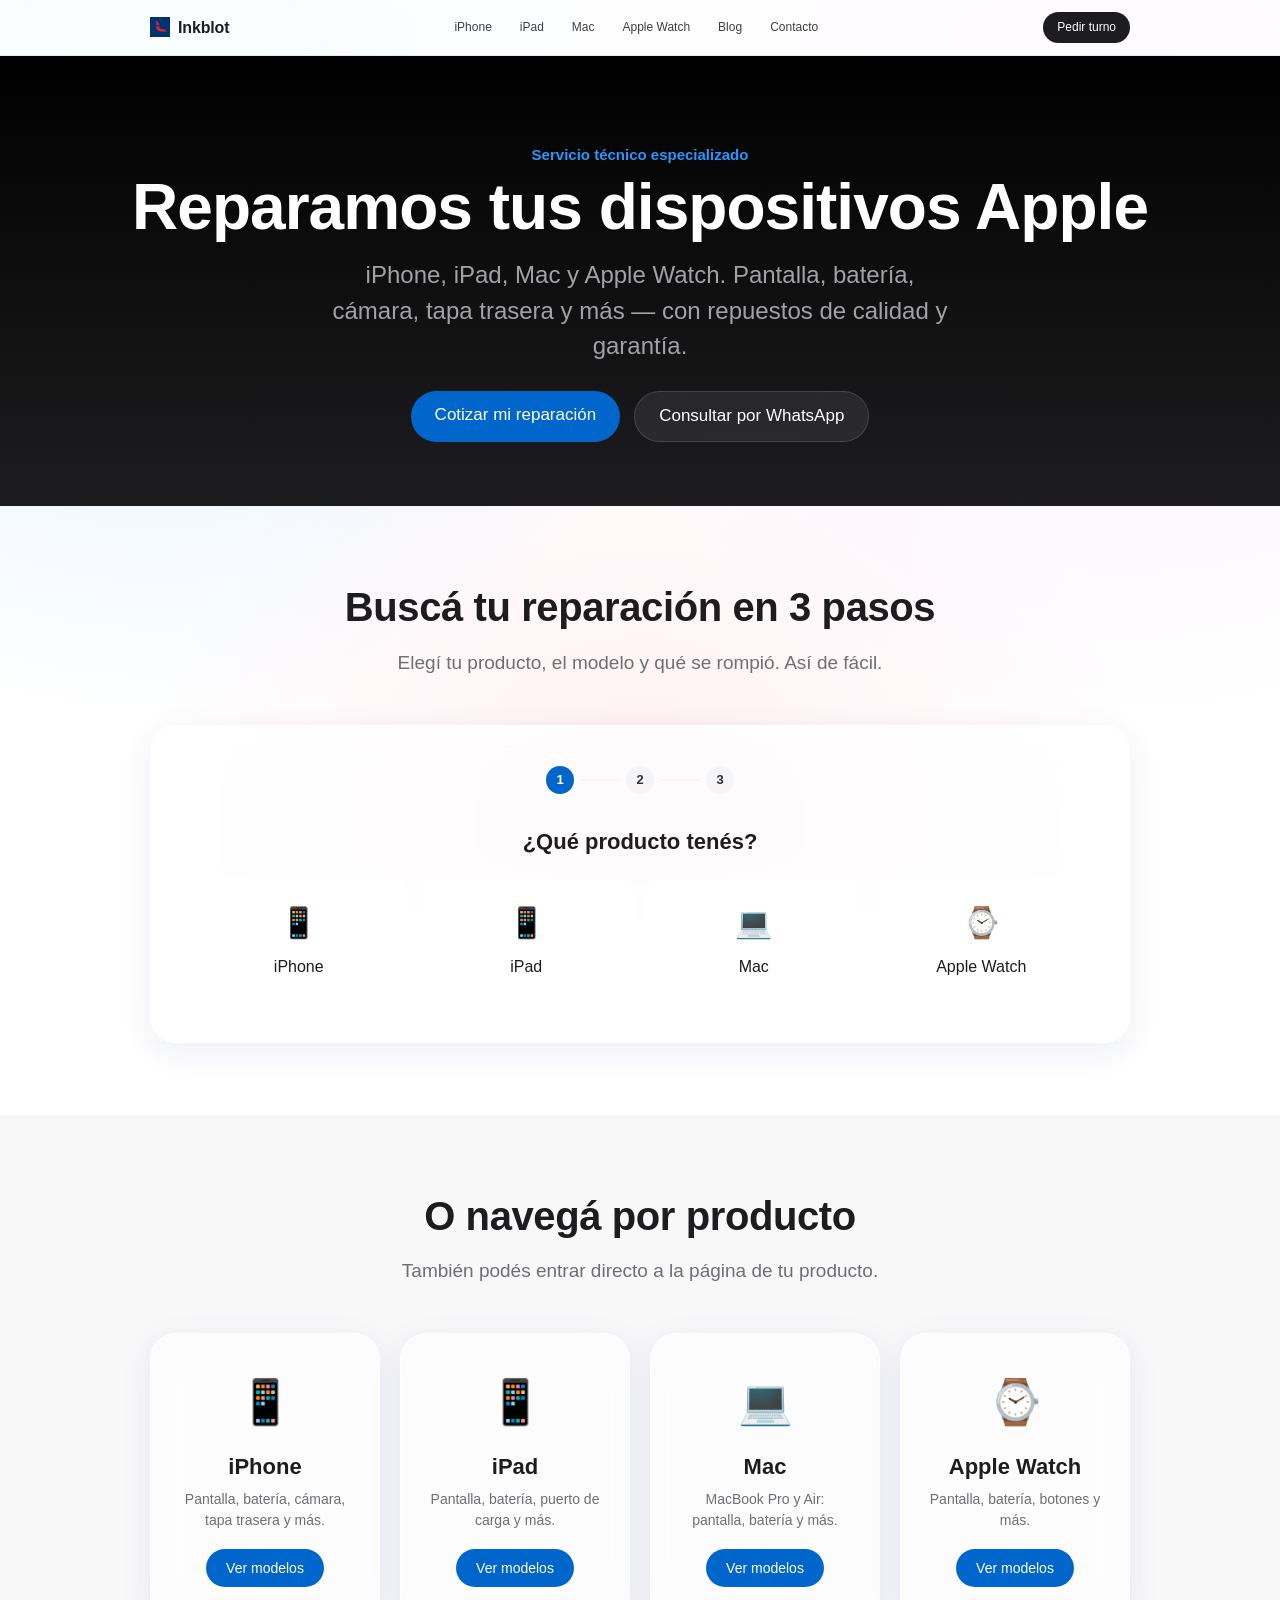
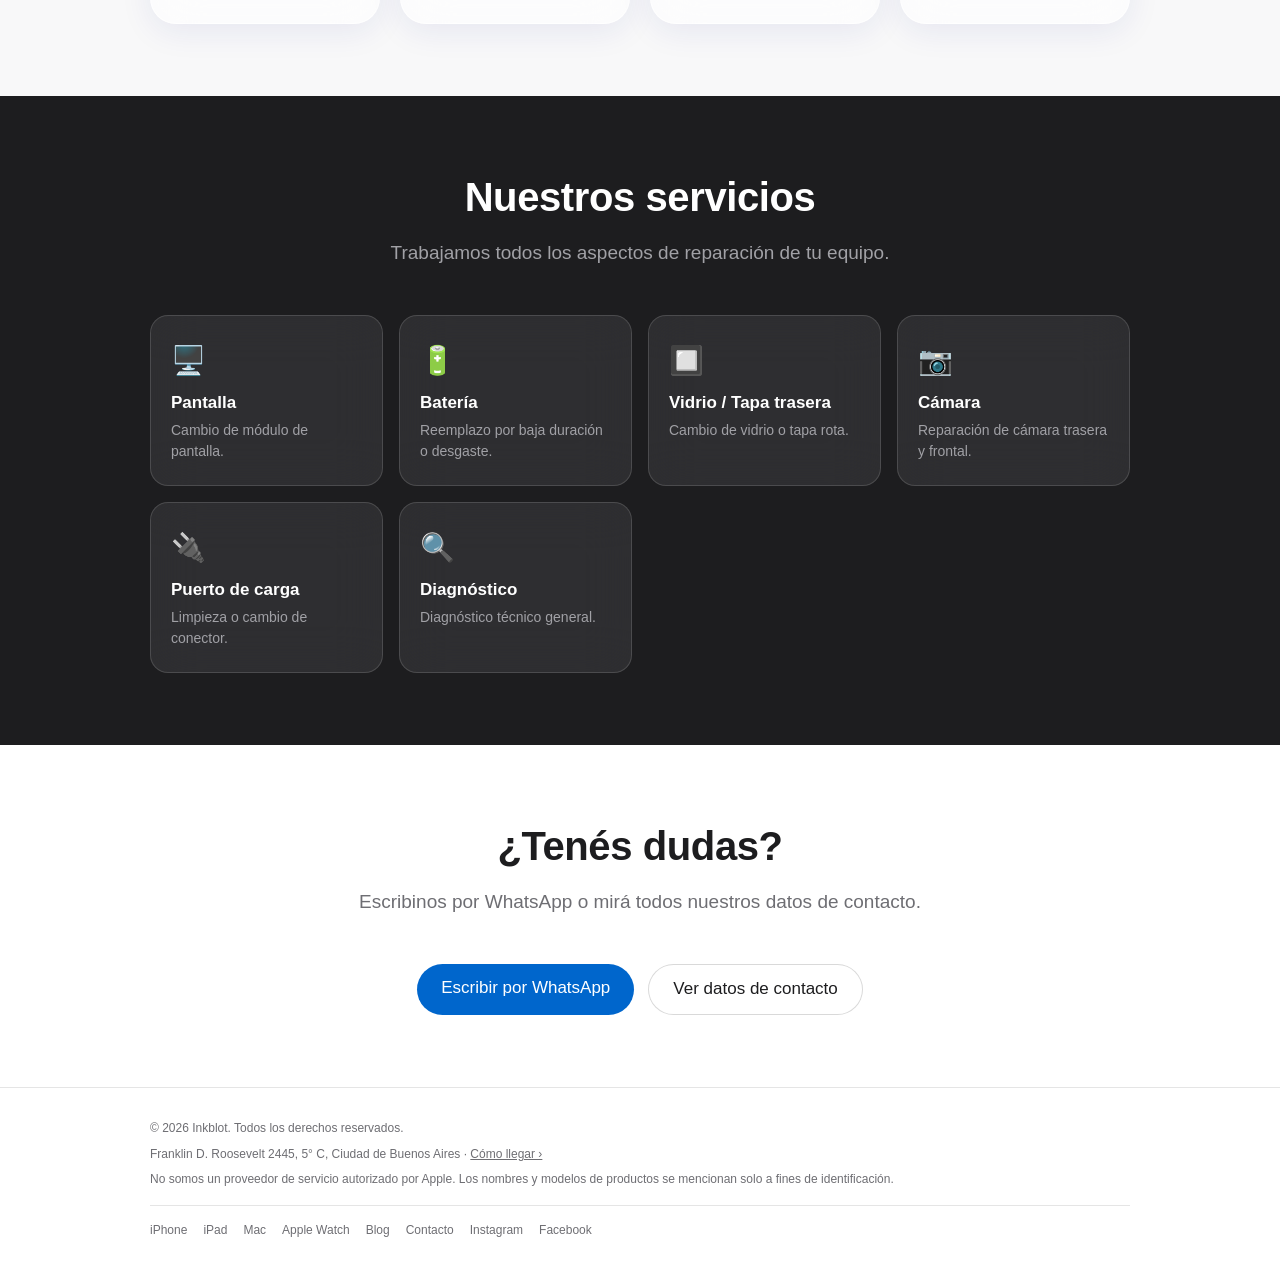
<file: index.html>
<!DOCTYPE html>
<html lang="es">
<head>
  <meta charset="UTF-8" />
  <meta name="viewport" content="width=device-width, initial-scale=1.0" />
  <title>Inkblot — Servicio técnico Apple</title>
  <meta name="description" content="Reparación de iPhone, iPad, Mac y Apple Watch: pantalla, batería, tapa trasera, cámara y más." />
  <link rel="icon" type="image/png" href="assets/favicon.png" />
  <link rel="apple-touch-icon" href="assets/favicon-512.png" />
  <link rel="stylesheet" href="css/styles.css" />
</head>
<body>

  <nav class="nav">
    <div class="nav__inner">
      <a href="index.html" class="nav__brand">
        <img class="nav__brand-mark" src="assets/favicon.png" alt="Inkblot" />
        <span data-business-name>Inkblot</span>
      </a>
      <ul class="nav__links">
        <li><a href="iphone.html">iPhone</a></li>
        <li><a href="ipad.html">iPad</a></li>
        <li><a href="mac.html">Mac</a></li>
        <li><a href="watch.html">Apple Watch</a></li>
        <li><a href="blog.html">Blog</a></li>
        <li><a href="contacto.html">Contacto</a></li>
      </ul>
      <a class="nav__cta" data-whatsapp-link href="#" target="_blank" rel="noopener">Pedir turno</a>
      <button class="nav__toggle" aria-label="Abrir menú">☰</button>
    </div>
  </nav>

  <header class="hero hero--dark">
    <div class="hero__eyebrow">Servicio técnico especializado</div>
    <h1>Reparamos tus dispositivos Apple</h1>
    <p>iPhone, iPad, Mac y Apple Watch. Pantalla, batería, cámara, tapa trasera y más — con repuestos de calidad y garantía.</p>
    <div class="btn-row">
      <a class="btn btn--primary" href="#buscador">Cotizar mi reparación</a>
      <a class="btn btn--ghost" data-whatsapp-link href="#" target="_blank" rel="noopener">Consultar por WhatsApp</a>
    </div>
  </header>

  <section class="section" id="buscador">
    <div class="wrap">
      <div class="section__head">
        <h2>Buscá tu reparación en 3 pasos</h2>
        <p>Elegí tu producto, el modelo y qué se rompió. Así de fácil.</p>
      </div>
      <div class="finder" id="finder">
        <div class="finder__progress" id="finder-progress"></div>
        <div class="finder__body" id="finder-body"></div>
      </div>
    </div>
  </section>

  <section class="section section--gray" id="categorias">
    <div class="wrap">
      <div class="section__head">
        <h2>O navegá por producto</h2>
        <p>También podés entrar directo a la página de tu producto.</p>
      </div>
      <div class="category-grid">
        <div class="category-card">
          <div class="category-card__icon">📱</div>
          <h3>iPhone</h3>
          <p>Pantalla, batería, cámara, tapa trasera y más.</p>
          <a class="btn btn--primary" href="iphone.html">Ver modelos</a>
        </div>
        <div class="category-card">
          <div class="category-card__icon">📱</div>
          <h3>iPad</h3>
          <p>Pantalla, batería, puerto de carga y más.</p>
          <a class="btn btn--primary" href="ipad.html">Ver modelos</a>
        </div>
        <div class="category-card">
          <div class="category-card__icon">💻</div>
          <h3>Mac</h3>
          <p>MacBook Pro y Air: pantalla, batería y más.</p>
          <a class="btn btn--primary" href="mac.html">Ver modelos</a>
        </div>
        <div class="category-card">
          <div class="category-card__icon">⌚</div>
          <h3>Apple Watch</h3>
          <p>Pantalla, batería, botones y más.</p>
          <a class="btn btn--primary" href="watch.html">Ver modelos</a>
        </div>
      </div>
    </div>
  </section>

  <section class="section section--dark">
    <div class="wrap">
      <div class="section__head">
        <h2>Nuestros servicios</h2>
        <p>Trabajamos todos los aspectos de reparación de tu equipo.</p>
      </div>
      <div class="service-grid">
        <div class="service-card"><div class="service-card__icon">🖥️</div><h4>Pantalla</h4><p>Cambio de módulo de pantalla.</p></div>
        <div class="service-card"><div class="service-card__icon">🔋</div><h4>Batería</h4><p>Reemplazo por baja duración o desgaste.</p></div>
        <div class="service-card"><div class="service-card__icon">🔲</div><h4>Vidrio / Tapa trasera</h4><p>Cambio de vidrio o tapa rota.</p></div>
        <div class="service-card"><div class="service-card__icon">📷</div><h4>Cámara</h4><p>Reparación de cámara trasera y frontal.</p></div>
        <div class="service-card"><div class="service-card__icon">🔌</div><h4>Puerto de carga</h4><p>Limpieza o cambio de conector.</p></div>
        <div class="service-card"><div class="service-card__icon">🔍</div><h4>Diagnóstico</h4><p>Diagnóstico técnico general.</p></div>
      </div>
    </div>
  </section>

  <section class="section">
    <div class="wrap center">
      <div class="section__head">
        <h2>¿Tenés dudas?</h2>
        <p>Escribinos por WhatsApp o mirá todos nuestros datos de contacto.</p>
      </div>
      <div class="btn-row">
        <a class="btn btn--primary" data-whatsapp-link href="#" target="_blank" rel="noopener">Escribir por WhatsApp</a>
        <a class="btn btn--ghost" href="contacto.html">Ver datos de contacto</a>
      </div>
    </div>
  </section>

  <footer class="footer">
    <div class="wrap">
      <p>© <span data-year></span> <span data-business-name>Inkblot</span>. Todos los derechos reservados.</p>
      <p class="mt-8"><span data-address></span> · <a class="footer__maps-link" data-maps-link href="#" target="_blank" rel="noopener">Cómo llegar ›</a></p>
      <p class="mt-8">No somos un proveedor de servicio autorizado por Apple. Los nombres y modelos de productos se mencionan solo a fines de identificación.</p>
      <div class="footer__links">
        <a href="iphone.html">iPhone</a>
        <a href="ipad.html">iPad</a>
        <a href="mac.html">Mac</a>
        <a href="watch.html">Apple Watch</a>
        <a href="blog.html">Blog</a>
        <a href="contacto.html">Contacto</a>
        <a data-instagram href="#" target="_blank" rel="noopener">Instagram</a>
        <a data-facebook href="#" target="_blank" rel="noopener">Facebook</a>
      </div>
    </div>
  </footer>

  <script src="js/config.js"></script>
  <script src="js/models-data.js"></script>
  <script src="js/main.js"></script>
  <script>initFinder();</script>
</body>
</html>
</file>
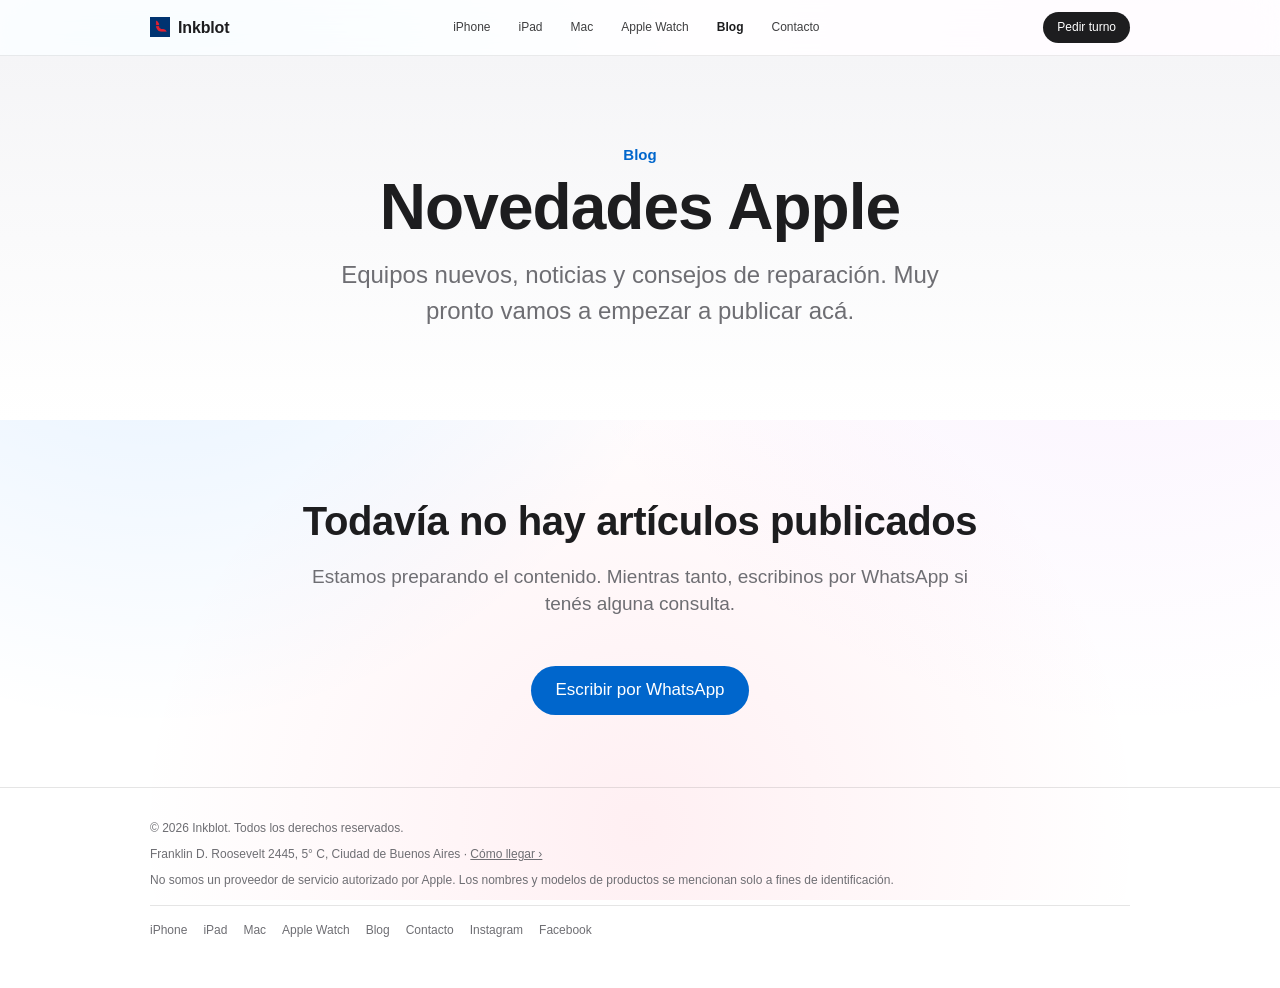
<file: blog.html>
<!DOCTYPE html>
<html lang="es">
<head>
  <meta charset="UTF-8" />
  <meta name="viewport" content="width=device-width, initial-scale=1.0" />
  <title>Blog — Inkblot</title>
  <meta name="description" content="Novedades sobre productos Apple y consejos de reparación." />
  <link rel="icon" type="image/png" href="assets/favicon.png" />
  <link rel="apple-touch-icon" href="assets/favicon-512.png" />
  <link rel="stylesheet" href="css/styles.css" />
</head>
<body>

  <nav class="nav">
    <div class="nav__inner">
      <a href="index.html" class="nav__brand">
        <img class="nav__brand-mark" src="assets/favicon.png" alt="Inkblot" />
        <span data-business-name>Inkblot</span>
      </a>
      <ul class="nav__links">
        <li><a href="iphone.html">iPhone</a></li>
        <li><a href="ipad.html">iPad</a></li>
        <li><a href="mac.html">Mac</a></li>
        <li><a href="watch.html">Apple Watch</a></li>
        <li><a class="is-active" href="blog.html">Blog</a></li>
        <li><a href="contacto.html">Contacto</a></li>
      </ul>
      <a class="nav__cta" data-whatsapp-link href="#" target="_blank" rel="noopener">Pedir turno</a>
      <button class="nav__toggle" aria-label="Abrir menú">☰</button>
    </div>
  </nav>

  <header class="hero">
    <div class="hero__eyebrow">Blog</div>
    <h1>Novedades Apple</h1>
    <p>Equipos nuevos, noticias y consejos de reparación. Muy pronto vamos a empezar a publicar acá.</p>
  </header>

  <section class="section">
    <div class="wrap center">
      <div class="section__head">
        <h2>Todavía no hay artículos publicados</h2>
        <p>Estamos preparando el contenido. Mientras tanto, escribinos por WhatsApp si tenés alguna consulta.</p>
      </div>
      <div class="btn-row">
        <a class="btn btn--primary" data-whatsapp-link href="#" target="_blank" rel="noopener">Escribir por WhatsApp</a>
      </div>
    </div>
  </section>

  <footer class="footer">
    <div class="wrap">
      <p>© <span data-year></span> <span data-business-name>Inkblot</span>. Todos los derechos reservados.</p>
      <p class="mt-8"><span data-address></span> · <a class="footer__maps-link" data-maps-link href="#" target="_blank" rel="noopener">Cómo llegar ›</a></p>
      <p class="mt-8">No somos un proveedor de servicio autorizado por Apple. Los nombres y modelos de productos se mencionan solo a fines de identificación.</p>
      <div class="footer__links">
        <a href="iphone.html">iPhone</a>
        <a href="ipad.html">iPad</a>
        <a href="mac.html">Mac</a>
        <a href="watch.html">Apple Watch</a>
        <a href="blog.html">Blog</a>
        <a href="contacto.html">Contacto</a>
        <a data-instagram href="#" target="_blank" rel="noopener">Instagram</a>
        <a data-facebook href="#" target="_blank" rel="noopener">Facebook</a>
      </div>
    </div>
  </footer>

  <script src="js/config.js"></script>
  <script src="js/models-data.js"></script>
  <script src="js/main.js"></script>
</body>
</html>
</file>
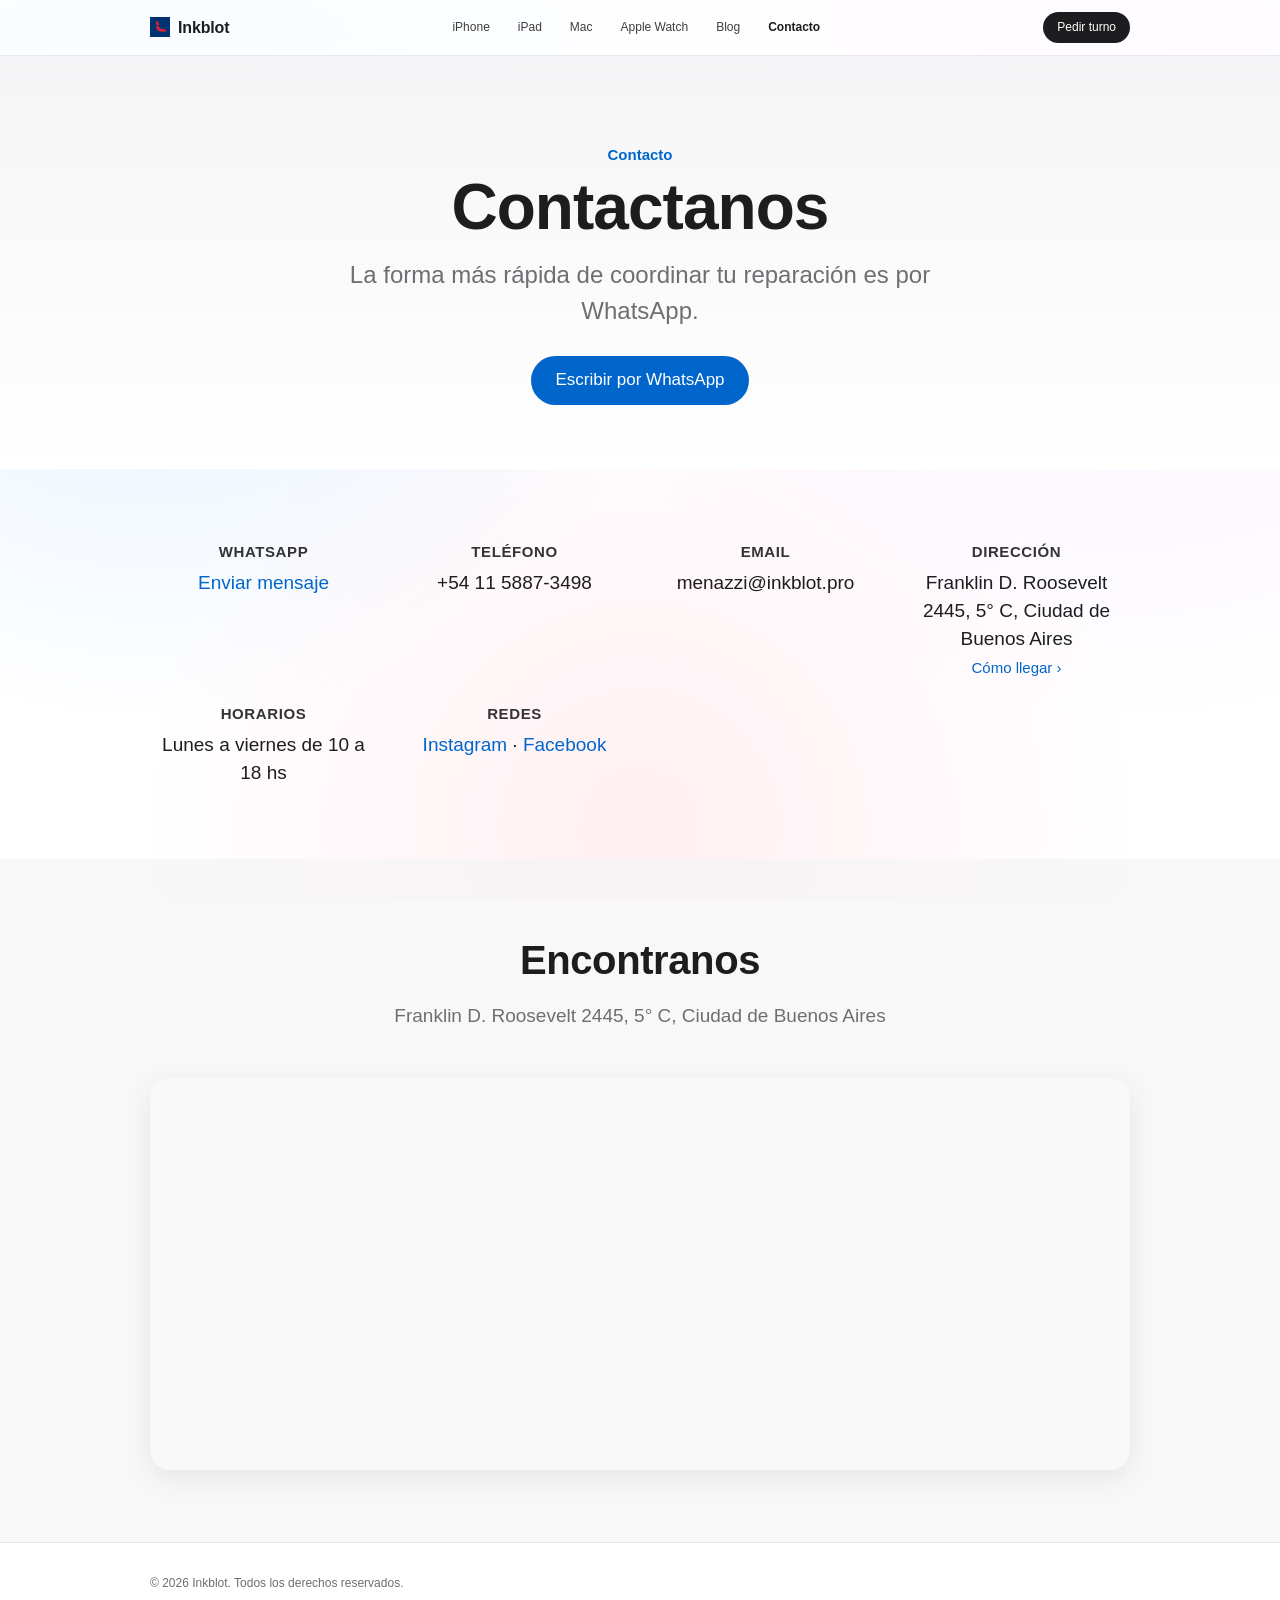
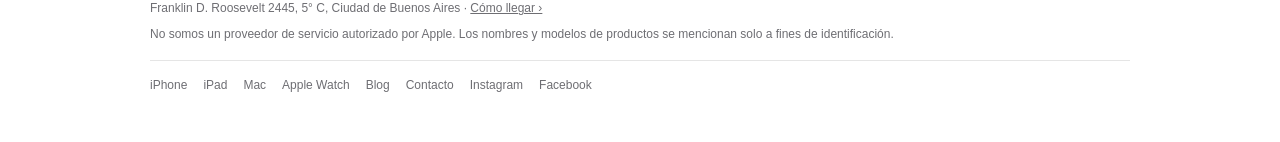
<file: contacto.html>
<!DOCTYPE html>
<html lang="es">
<head>
  <meta charset="UTF-8" />
  <meta name="viewport" content="width=device-width, initial-scale=1.0" />
  <title>Contacto — Inkblot</title>
  <meta name="description" content="Contactanos por WhatsApp, teléfono o email para reparar tu producto Apple." />
  <link rel="icon" type="image/png" href="assets/favicon.png" />
  <link rel="apple-touch-icon" href="assets/favicon-512.png" />
  <link rel="stylesheet" href="css/styles.css" />
</head>
<body>

  <nav class="nav">
    <div class="nav__inner">
      <a href="index.html" class="nav__brand">
        <img class="nav__brand-mark" src="assets/favicon.png" alt="Inkblot" />
        <span data-business-name>Inkblot</span>
      </a>
      <ul class="nav__links">
        <li><a href="iphone.html">iPhone</a></li>
        <li><a href="ipad.html">iPad</a></li>
        <li><a href="mac.html">Mac</a></li>
        <li><a href="watch.html">Apple Watch</a></li>
        <li><a href="blog.html">Blog</a></li>
        <li><a class="is-active" href="contacto.html">Contacto</a></li>
      </ul>
      <a class="nav__cta" data-whatsapp-link href="#" target="_blank" rel="noopener">Pedir turno</a>
      <button class="nav__toggle" aria-label="Abrir menú">☰</button>
    </div>
  </nav>

  <header class="hero">
    <div class="hero__eyebrow">Contacto</div>
    <h1>Contactanos</h1>
    <p>La forma más rápida de coordinar tu reparación es por WhatsApp.</p>
    <div class="btn-row">
      <a class="btn btn--primary" data-whatsapp-link href="#" target="_blank" rel="noopener">Escribir por WhatsApp</a>
    </div>
  </header>

  <section class="section">
    <div class="wrap">
      <div class="contact-grid">
        <div class="contact-item">
          <h4>WhatsApp</h4>
          <a class="accent" data-whatsapp-link href="#" target="_blank" rel="noopener">Enviar mensaje</a>
        </div>
        <div class="contact-item">
          <h4>Teléfono</h4>
          <a data-phone href="#"></a>
        </div>
        <div class="contact-item">
          <h4>Email</h4>
          <a data-email href="#"></a>
        </div>
        <div class="contact-item">
          <h4>Dirección</h4>
          <p data-address></p>
          <a class="accent" data-maps-link href="#" target="_blank" rel="noopener">Cómo llegar ›</a>
        </div>
        <div class="contact-item">
          <h4>Horarios</h4>
          <p data-hours></p>
        </div>
        <div class="contact-item">
          <h4>Redes</h4>
          <p><a class="accent" data-instagram href="#" target="_blank" rel="noopener">Instagram</a> · <a class="accent" data-facebook href="#" target="_blank" rel="noopener">Facebook</a></p>
        </div>
      </div>
    </div>
  </section>

  <section class="section section--gray">
    <div class="wrap">
      <div class="section__head">
        <h2>Encontranos</h2>
        <p data-address></p>
      </div>
      <div class="map-embed">
        <iframe data-map-embed src="" title="Ubicación de Inkblot" loading="lazy" referrerpolicy="no-referrer-when-downgrade" allowfullscreen></iframe>
      </div>
    </div>
  </section>

  <footer class="footer">
    <div class="wrap">
      <p>© <span data-year></span> <span data-business-name>Inkblot</span>. Todos los derechos reservados.</p>
      <p class="mt-8"><span data-address></span> · <a class="footer__maps-link" data-maps-link href="#" target="_blank" rel="noopener">Cómo llegar ›</a></p>
      <p class="mt-8">No somos un proveedor de servicio autorizado por Apple. Los nombres y modelos de productos se mencionan solo a fines de identificación.</p>
      <div class="footer__links">
        <a href="iphone.html">iPhone</a>
        <a href="ipad.html">iPad</a>
        <a href="mac.html">Mac</a>
        <a href="watch.html">Apple Watch</a>
        <a href="blog.html">Blog</a>
        <a href="contacto.html">Contacto</a>
        <a data-instagram href="#" target="_blank" rel="noopener">Instagram</a>
        <a data-facebook href="#" target="_blank" rel="noopener">Facebook</a>
      </div>
    </div>
  </footer>

  <script src="js/config.js"></script>
  <script src="js/models-data.js"></script>
  <script src="js/main.js"></script>
</body>
</html>
</file>
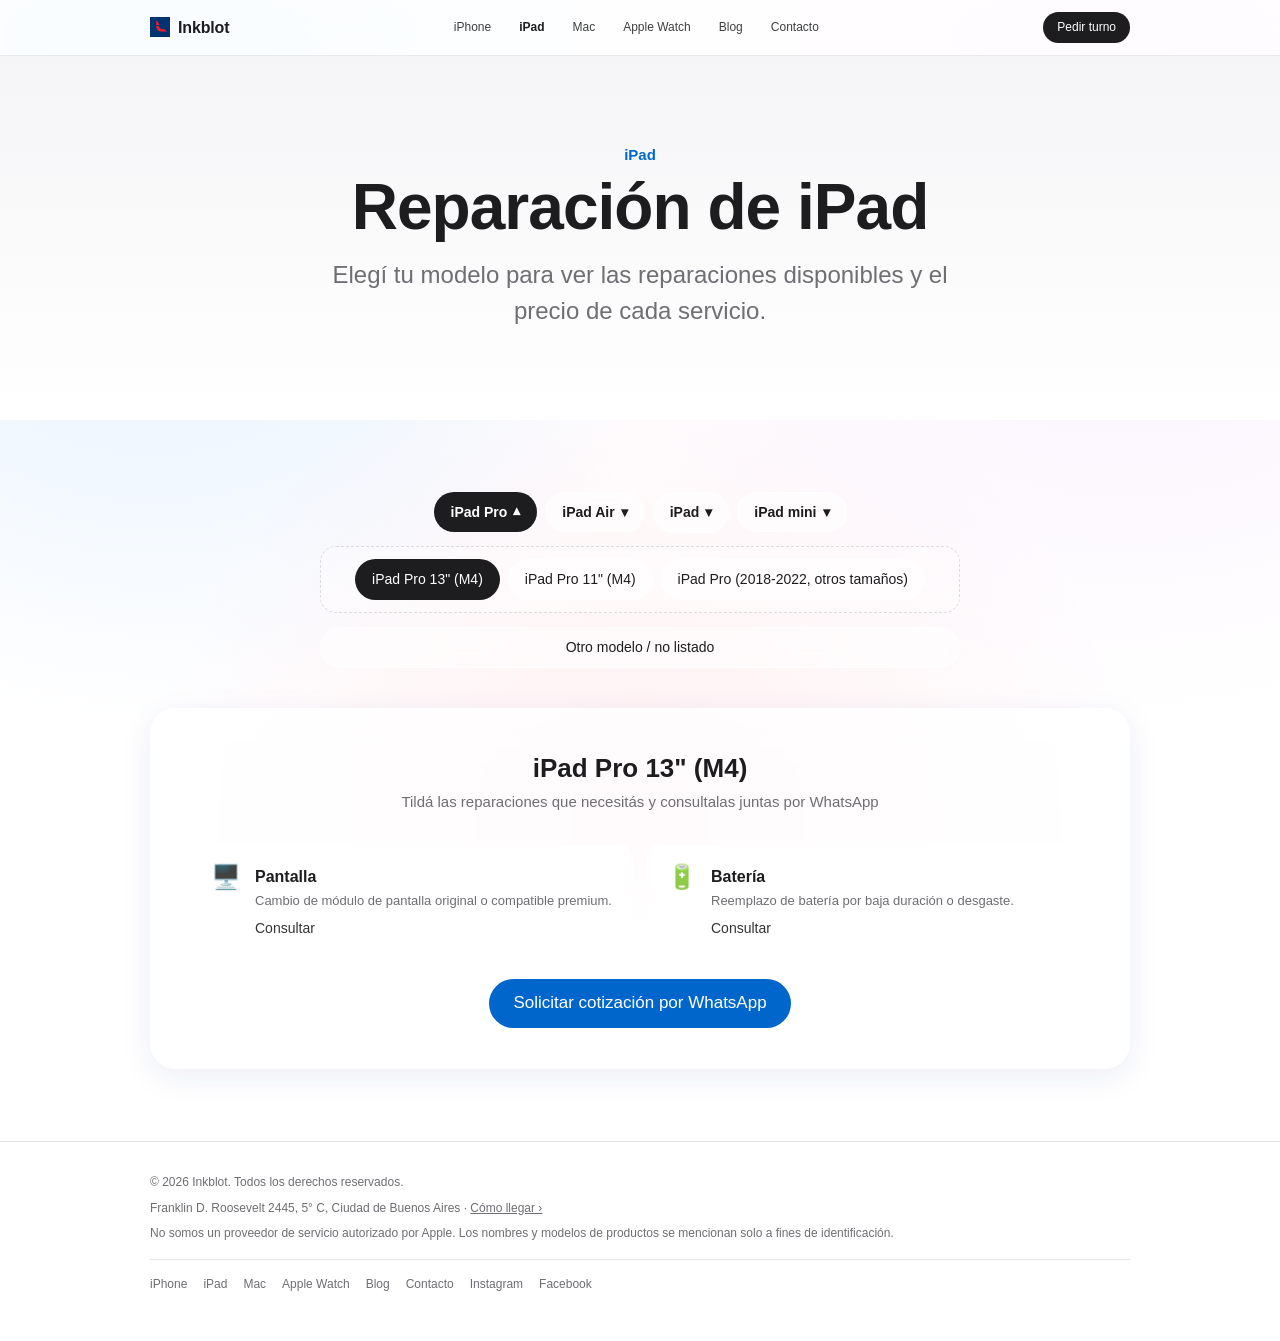
<file: ipad.html>
<!DOCTYPE html>
<html lang="es">
<head>
  <meta charset="UTF-8" />
  <meta name="viewport" content="width=device-width, initial-scale=1.0" />
  <title>Reparación de iPad — Inkblot</title>
  <meta name="description" content="Reparación de iPad por modelo: pantalla, batería, puerto de carga y más." />
  <link rel="icon" type="image/png" href="assets/favicon.png" />
  <link rel="apple-touch-icon" href="assets/favicon-512.png" />
  <link rel="stylesheet" href="css/styles.css" />
</head>
<body>

  <nav class="nav">
    <div class="nav__inner">
      <a href="index.html" class="nav__brand">
        <img class="nav__brand-mark" src="assets/favicon.png" alt="Inkblot" />
        <span data-business-name>Inkblot</span>
      </a>
      <ul class="nav__links">
        <li><a href="iphone.html">iPhone</a></li>
        <li><a class="is-active" href="ipad.html">iPad</a></li>
        <li><a href="mac.html">Mac</a></li>
        <li><a href="watch.html">Apple Watch</a></li>
        <li><a href="blog.html">Blog</a></li>
        <li><a href="contacto.html">Contacto</a></li>
      </ul>
      <a class="nav__cta" data-whatsapp-link href="#" target="_blank" rel="noopener">Pedir turno</a>
      <button class="nav__toggle" aria-label="Abrir menú">☰</button>
    </div>
  </nav>

  <header class="hero">
    <div class="hero__eyebrow">iPad</div>
    <h1>Reparación de iPad</h1>
    <p>Elegí tu modelo para ver las reparaciones disponibles y el precio de cada servicio.</p>
  </header>

  <section class="section">
    <div class="wrap">
      <div id="model-tabs" class="model-tabs"></div>
      <div id="model-panel" class="model-panel"></div>
    </div>
  </section>

  <footer class="footer">
    <div class="wrap">
      <p>© <span data-year></span> <span data-business-name>Inkblot</span>. Todos los derechos reservados.</p>
      <p class="mt-8"><span data-address></span> · <a class="footer__maps-link" data-maps-link href="#" target="_blank" rel="noopener">Cómo llegar ›</a></p>
      <p class="mt-8">No somos un proveedor de servicio autorizado por Apple. Los nombres y modelos de productos se mencionan solo a fines de identificación.</p>
      <div class="footer__links">
        <a href="iphone.html">iPhone</a>
        <a href="ipad.html">iPad</a>
        <a href="mac.html">Mac</a>
        <a href="watch.html">Apple Watch</a>
        <a href="blog.html">Blog</a>
        <a href="contacto.html">Contacto</a>
        <a data-instagram href="#" target="_blank" rel="noopener">Instagram</a>
        <a data-facebook href="#" target="_blank" rel="noopener">Facebook</a>
      </div>
    </div>
  </footer>

  <script src="js/config.js"></script>
  <script src="js/models-data.js"></script>
  <script src="js/main.js"></script>
  <script>initCategoryPage("ipad");</script>
</body>
</html>
</file>
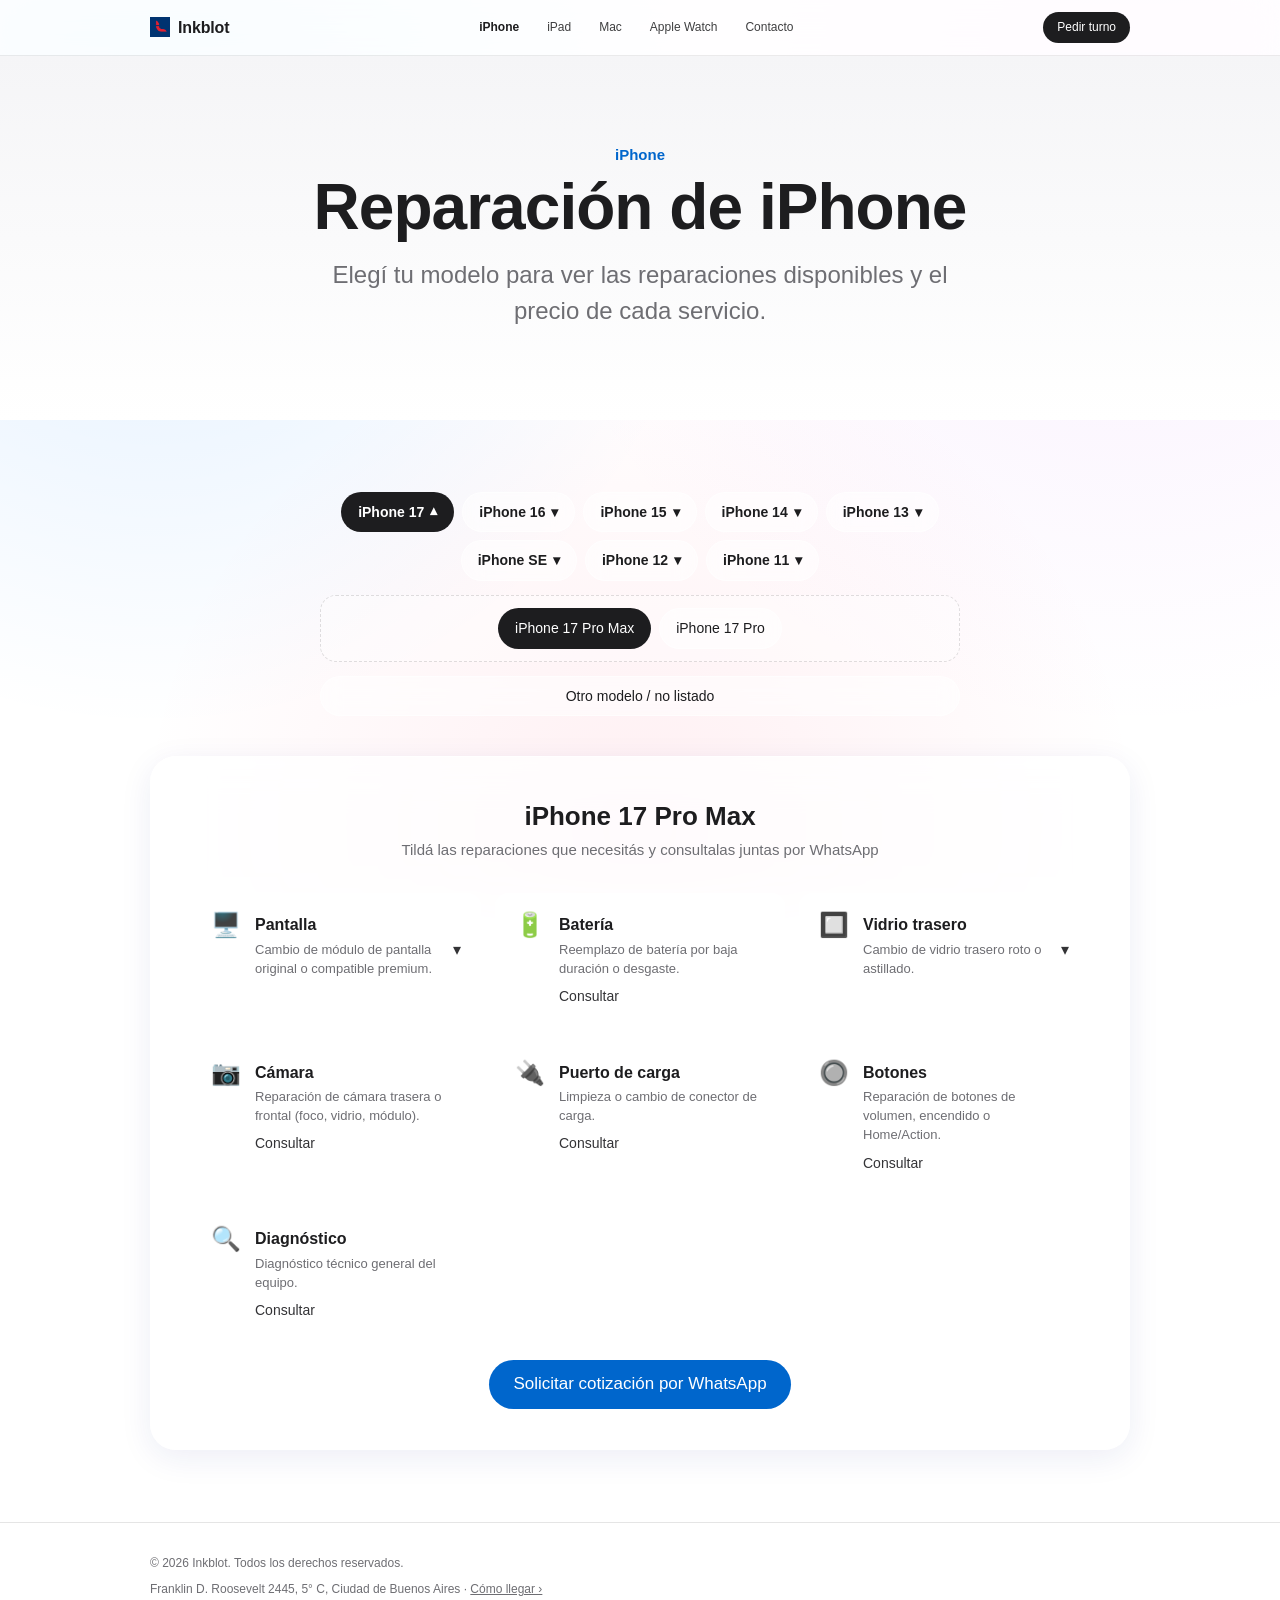
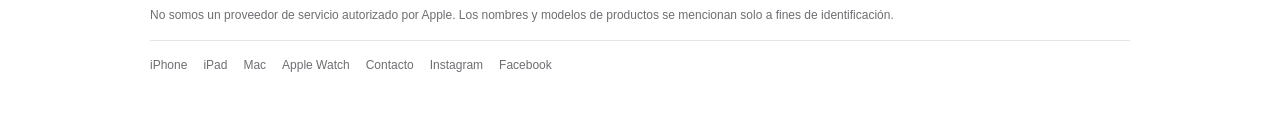
<file: iphone.html>
<!DOCTYPE html>
<html lang="es">
<head>
  <meta charset="UTF-8" />
  <meta name="viewport" content="width=device-width, initial-scale=1.0" />
  <title>Reparación de iPhone — Inkblot</title>
  <meta name="description" content="Reparación de iPhone por modelo: pantalla, batería, tapa trasera, cámara y más." />
  <link rel="icon" type="image/png" href="assets/favicon.png" />
  <link rel="apple-touch-icon" href="assets/favicon-512.png" />
  <link rel="stylesheet" href="css/styles.css" />
</head>
<body>

  <nav class="nav">
    <div class="nav__inner">
      <a href="index.html" class="nav__brand">
        <img class="nav__brand-mark" src="assets/favicon.png" alt="Inkblot" />
        <span data-business-name>Inkblot</span>
      </a>
      <ul class="nav__links">
        <li><a class="is-active" href="iphone.html">iPhone</a></li>
        <li><a href="ipad.html">iPad</a></li>
        <li><a href="mac.html">Mac</a></li>
        <li><a href="watch.html">Apple Watch</a></li>
        <li><a href="contacto.html">Contacto</a></li>
      </ul>
      <a class="nav__cta" data-whatsapp-link href="#" target="_blank" rel="noopener">Pedir turno</a>
      <button class="nav__toggle" aria-label="Abrir menú">☰</button>
    </div>
  </nav>

  <header class="hero">
    <div class="hero__eyebrow">iPhone</div>
    <h1>Reparación de iPhone</h1>
    <p>Elegí tu modelo para ver las reparaciones disponibles y el precio de cada servicio.</p>
  </header>

  <section class="section">
    <div class="wrap">
      <div id="model-tabs" class="model-tabs"></div>
      <div id="model-panel" class="model-panel"></div>
    </div>
  </section>

  <footer class="footer">
    <div class="wrap">
      <p>© <span data-year></span> <span data-business-name>Inkblot</span>. Todos los derechos reservados.</p>
      <p class="mt-8"><span data-address></span> · <a class="footer__maps-link" data-maps-link href="#" target="_blank" rel="noopener">Cómo llegar ›</a></p>
      <p class="mt-8">No somos un proveedor de servicio autorizado por Apple. Los nombres y modelos de productos se mencionan solo a fines de identificación.</p>
      <div class="footer__links">
        <a href="iphone.html">iPhone</a>
        <a href="ipad.html">iPad</a>
        <a href="mac.html">Mac</a>
        <a href="watch.html">Apple Watch</a>
        <a href="contacto.html">Contacto</a>
        <a data-instagram href="#" target="_blank" rel="noopener">Instagram</a>
        <a data-facebook href="#" target="_blank" rel="noopener">Facebook</a>
      </div>
    </div>
  </footer>

  <script src="js/config.js"></script>
  <script src="js/models-data.js"></script>
  <script src="js/main.js"></script>
  <script>initCategoryPage("iphone");</script>
</body>
</html>
</file>
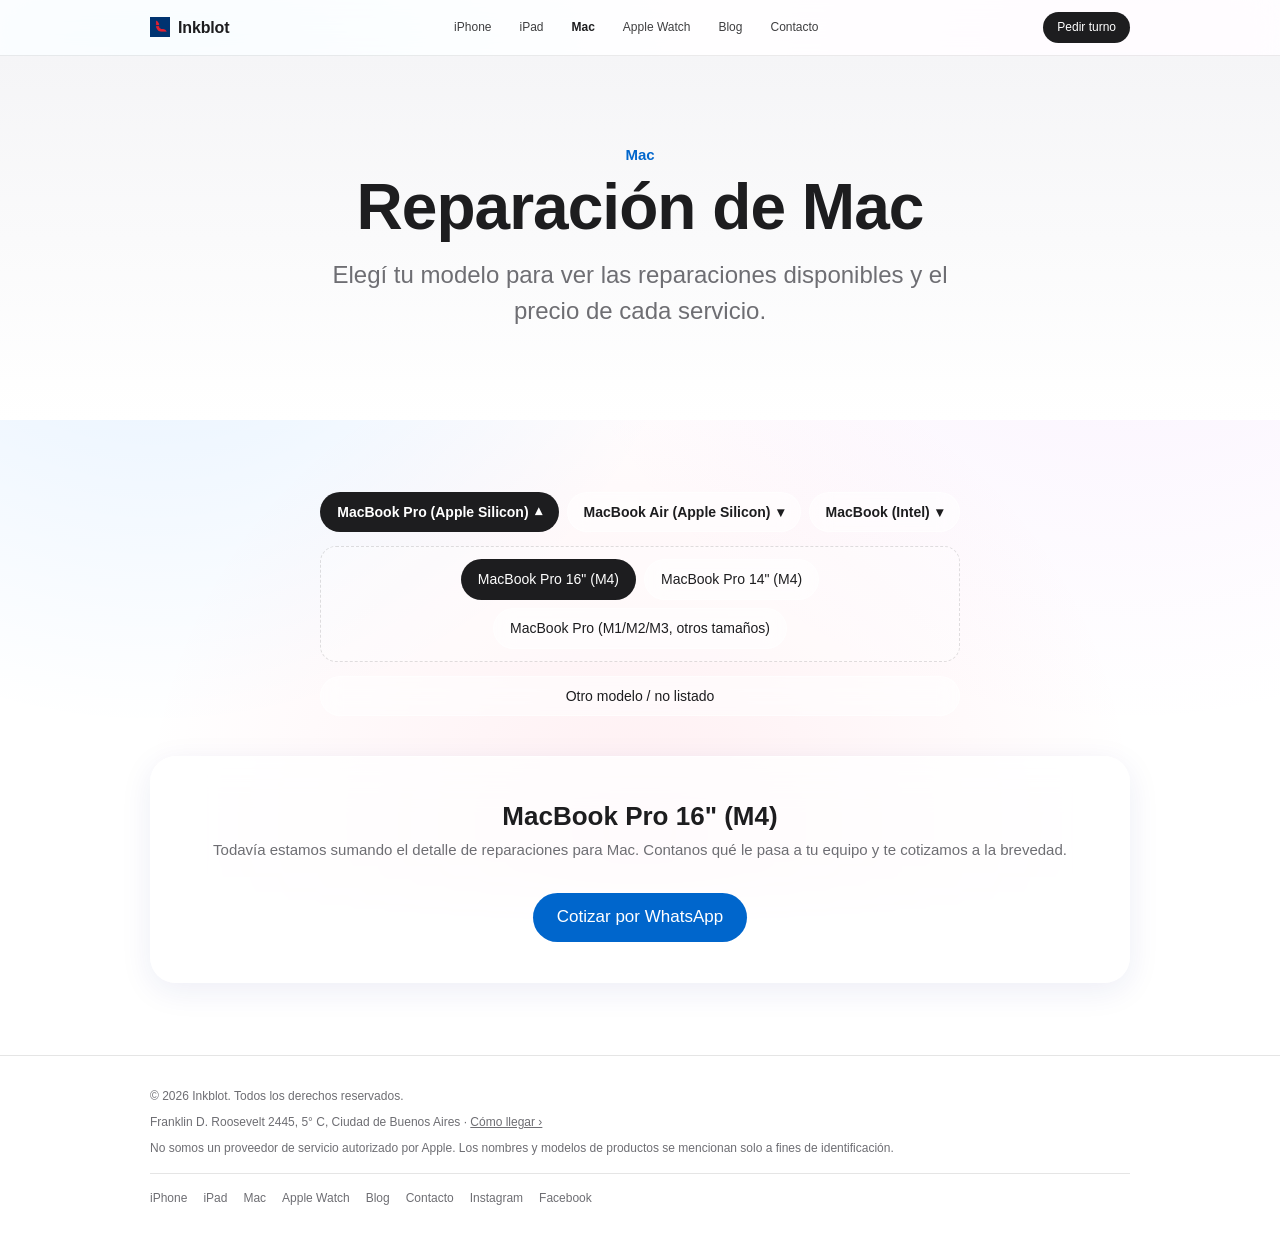
<file: mac.html>
<!DOCTYPE html>
<html lang="es">
<head>
  <meta charset="UTF-8" />
  <meta name="viewport" content="width=device-width, initial-scale=1.0" />
  <title>Reparación de Mac — Inkblot</title>
  <meta name="description" content="Reparación de MacBook Pro y Air por modelo: pantalla, batería, puerto de carga y más." />
  <link rel="icon" type="image/png" href="assets/favicon.png" />
  <link rel="apple-touch-icon" href="assets/favicon-512.png" />
  <link rel="stylesheet" href="css/styles.css" />
</head>
<body>

  <nav class="nav">
    <div class="nav__inner">
      <a href="index.html" class="nav__brand">
        <img class="nav__brand-mark" src="assets/favicon.png" alt="Inkblot" />
        <span data-business-name>Inkblot</span>
      </a>
      <ul class="nav__links">
        <li><a href="iphone.html">iPhone</a></li>
        <li><a href="ipad.html">iPad</a></li>
        <li><a class="is-active" href="mac.html">Mac</a></li>
        <li><a href="watch.html">Apple Watch</a></li>
        <li><a href="blog.html">Blog</a></li>
        <li><a href="contacto.html">Contacto</a></li>
      </ul>
      <a class="nav__cta" data-whatsapp-link href="#" target="_blank" rel="noopener">Pedir turno</a>
      <button class="nav__toggle" aria-label="Abrir menú">☰</button>
    </div>
  </nav>

  <header class="hero">
    <div class="hero__eyebrow">Mac</div>
    <h1>Reparación de Mac</h1>
    <p>Elegí tu modelo para ver las reparaciones disponibles y el precio de cada servicio.</p>
  </header>

  <section class="section">
    <div class="wrap">
      <div id="model-tabs" class="model-tabs"></div>
      <div id="model-panel" class="model-panel"></div>
    </div>
  </section>

  <footer class="footer">
    <div class="wrap">
      <p>© <span data-year></span> <span data-business-name>Inkblot</span>. Todos los derechos reservados.</p>
      <p class="mt-8"><span data-address></span> · <a class="footer__maps-link" data-maps-link href="#" target="_blank" rel="noopener">Cómo llegar ›</a></p>
      <p class="mt-8">No somos un proveedor de servicio autorizado por Apple. Los nombres y modelos de productos se mencionan solo a fines de identificación.</p>
      <div class="footer__links">
        <a href="iphone.html">iPhone</a>
        <a href="ipad.html">iPad</a>
        <a href="mac.html">Mac</a>
        <a href="watch.html">Apple Watch</a>
        <a href="blog.html">Blog</a>
        <a href="contacto.html">Contacto</a>
        <a data-instagram href="#" target="_blank" rel="noopener">Instagram</a>
        <a data-facebook href="#" target="_blank" rel="noopener">Facebook</a>
      </div>
    </div>
  </footer>

  <script src="js/config.js"></script>
  <script src="js/models-data.js"></script>
  <script src="js/main.js"></script>
  <script>initCategoryPage("mac");</script>
</body>
</html>
</file>
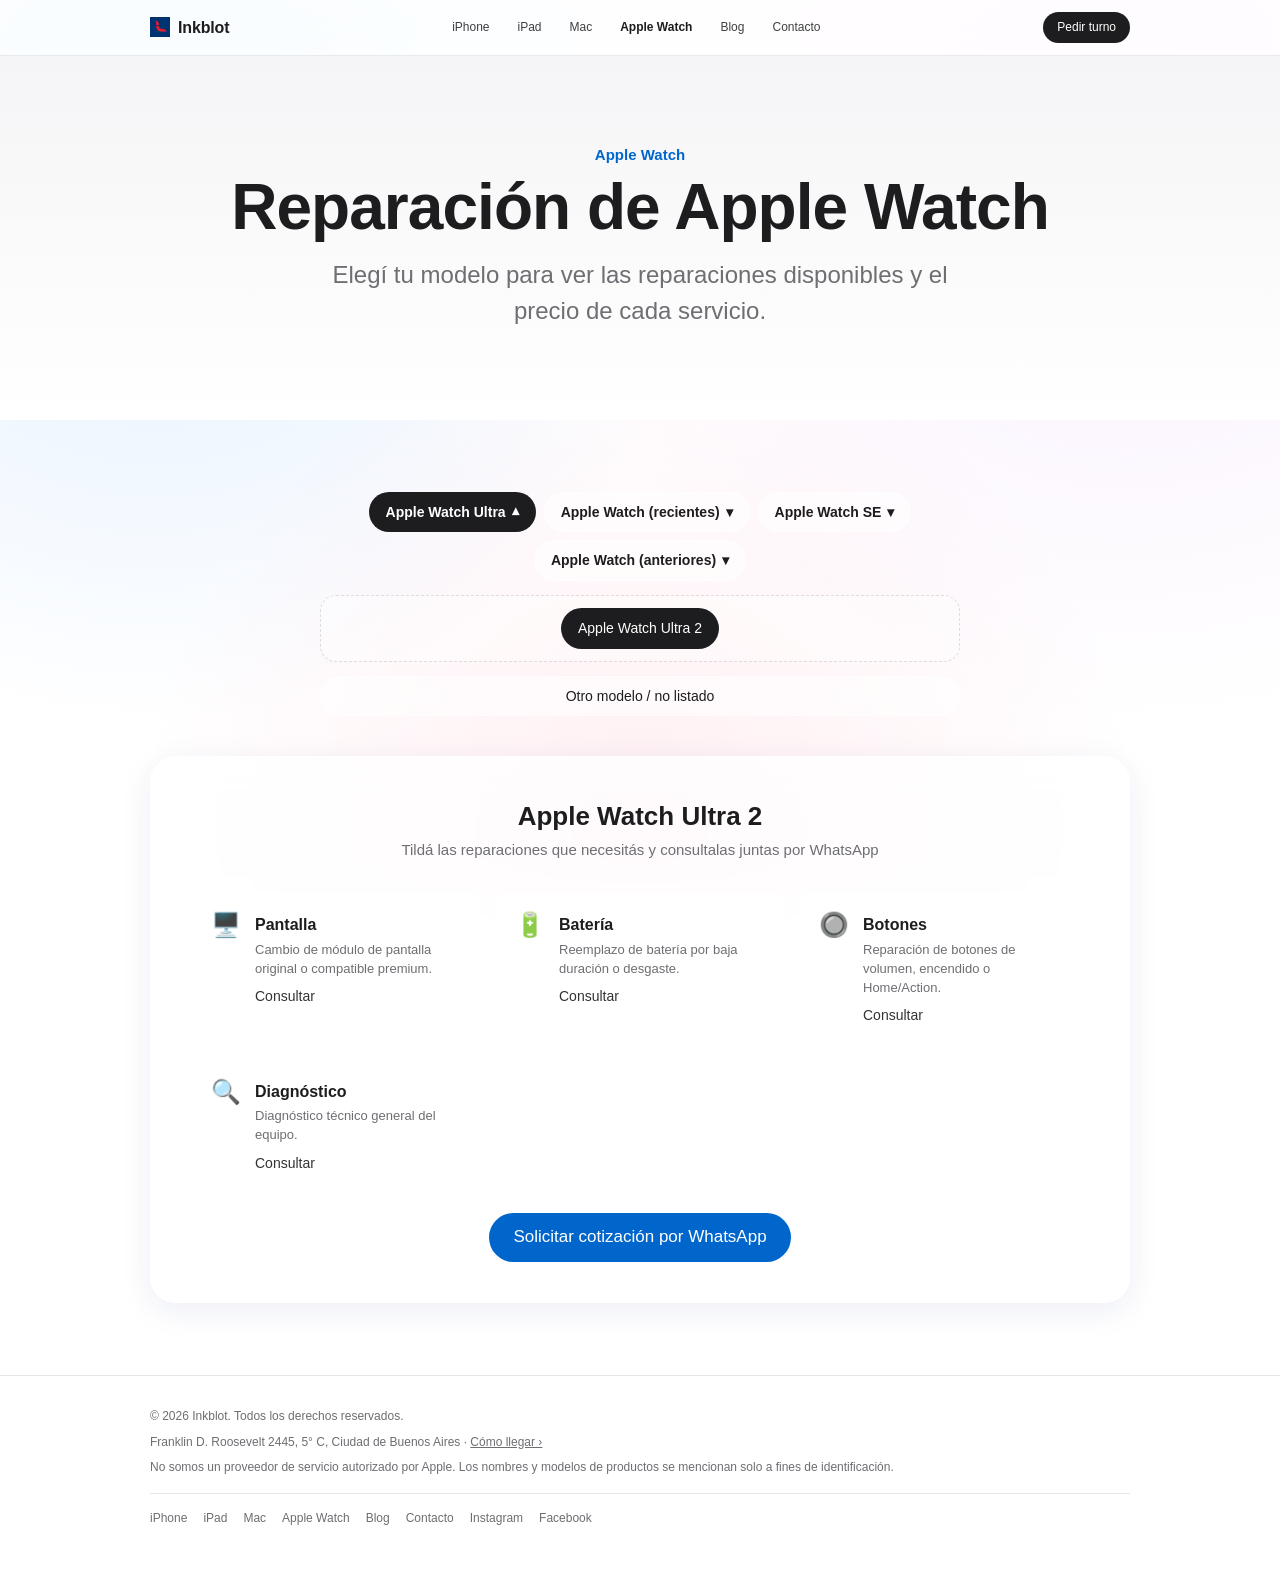
<file: watch.html>
<!DOCTYPE html>
<html lang="es">
<head>
  <meta charset="UTF-8" />
  <meta name="viewport" content="width=device-width, initial-scale=1.0" />
  <title>Reparación de Apple Watch — Inkblot</title>
  <meta name="description" content="Reparación de Apple Watch por modelo: pantalla, batería, botones y más." />
  <link rel="icon" type="image/png" href="assets/favicon.png" />
  <link rel="apple-touch-icon" href="assets/favicon-512.png" />
  <link rel="stylesheet" href="css/styles.css" />
</head>
<body>

  <nav class="nav">
    <div class="nav__inner">
      <a href="index.html" class="nav__brand">
        <img class="nav__brand-mark" src="assets/favicon.png" alt="Inkblot" />
        <span data-business-name>Inkblot</span>
      </a>
      <ul class="nav__links">
        <li><a href="iphone.html">iPhone</a></li>
        <li><a href="ipad.html">iPad</a></li>
        <li><a href="mac.html">Mac</a></li>
        <li><a class="is-active" href="watch.html">Apple Watch</a></li>
        <li><a href="blog.html">Blog</a></li>
        <li><a href="contacto.html">Contacto</a></li>
      </ul>
      <a class="nav__cta" data-whatsapp-link href="#" target="_blank" rel="noopener">Pedir turno</a>
      <button class="nav__toggle" aria-label="Abrir menú">☰</button>
    </div>
  </nav>

  <header class="hero">
    <div class="hero__eyebrow">Apple Watch</div>
    <h1>Reparación de Apple Watch</h1>
    <p>Elegí tu modelo para ver las reparaciones disponibles y el precio de cada servicio.</p>
  </header>

  <section class="section">
    <div class="wrap">
      <div id="model-tabs" class="model-tabs"></div>
      <div id="model-panel" class="model-panel"></div>
    </div>
  </section>

  <footer class="footer">
    <div class="wrap">
      <p>© <span data-year></span> <span data-business-name>Inkblot</span>. Todos los derechos reservados.</p>
      <p class="mt-8"><span data-address></span> · <a class="footer__maps-link" data-maps-link href="#" target="_blank" rel="noopener">Cómo llegar ›</a></p>
      <p class="mt-8">No somos un proveedor de servicio autorizado por Apple. Los nombres y modelos de productos se mencionan solo a fines de identificación.</p>
      <div class="footer__links">
        <a href="iphone.html">iPhone</a>
        <a href="ipad.html">iPad</a>
        <a href="mac.html">Mac</a>
        <a href="watch.html">Apple Watch</a>
        <a href="blog.html">Blog</a>
        <a href="contacto.html">Contacto</a>
        <a data-instagram href="#" target="_blank" rel="noopener">Instagram</a>
        <a data-facebook href="#" target="_blank" rel="noopener">Facebook</a>
      </div>
    </div>
  </footer>

  <script src="js/config.js"></script>
  <script src="js/models-data.js"></script>
  <script src="js/main.js"></script>
  <script>initCategoryPage("watch");</script>
</body>
</html>
</file>
<file: css/styles.css>
/* ============================================================
   Reset y variables
   ============================================================ */
* { box-sizing: border-box; margin: 0; padding: 0; }

:root {
  --black: #000;
  --near-black: #1d1d1f;
  --gray-dark: #333336;
  --gray: #6e6e73;
  --gray-light: #86868b;
  --bg-light: #f5f5f7;
  --white: #fff;
  --accent: #06c;
  --accent-hover: #0077e6;

  /* Azul marino del isotipo de Inkblot: reservado para el logo, no para la UI. */
  --navy: #0a3161;
  --navy-deep: #06213f;

  --radius: 18px;
  --radius-lg: 26px;
  --nav-height: 56px;
  --max-width: 1024px;

  /* "Liquid Glass": paneles translúcidos con blur, al estilo del último diseño de Apple */
  --glass-bg: rgba(255, 255, 255, 0.6);
  --glass-bg-strong: rgba(255, 255, 255, 0.78);
  --glass-border: rgba(255, 255, 255, 0.7);
  --glass-shadow: 0 8px 32px rgba(31, 38, 135, 0.08);
  --glass-blur: blur(24px) saturate(180%);

  --glass-bg-dark: rgba(255, 255, 255, 0.08);
  --glass-border-dark: rgba(255, 255, 255, 0.14);
}

html { scroll-behavior: smooth; }

body {
  font-family: -apple-system, BlinkMacSystemFont, "SF Pro Text", "SF Pro Display",
    "Segoe UI", Roboto, Helvetica, Arial, sans-serif;
  color: var(--near-black);
  line-height: 1.47;
  -webkit-font-smoothing: antialiased;
  background-color: var(--white);
  background-image:
    radial-gradient(circle at 12% 18%, rgba(0, 122, 255, 0.12), transparent 42%),
    radial-gradient(circle at 88% 12%, rgba(191, 90, 242, 0.10), transparent 45%),
    radial-gradient(circle at 50% 92%, rgba(255, 55, 95, 0.08), transparent 48%);
  background-attachment: fixed;
  background-repeat: no-repeat;
}

img { max-width: 100%; display: block; }
a { color: inherit; text-decoration: none; }
ul { list-style: none; }
button { font: inherit; cursor: pointer; border: none; background: none; color: inherit; }

.wrap {
  max-width: var(--max-width);
  margin: 0 auto;
  padding: 0 22px;
}

/* ============================================================
   Nav
   ============================================================ */
.nav {
  position: sticky;
  top: 0;
  z-index: 100;
  height: var(--nav-height);
  background: rgba(255, 255, 255, 0.8);
  backdrop-filter: saturate(180%) blur(20px);
  -webkit-backdrop-filter: saturate(180%) blur(20px);
  border-bottom: 1px solid rgba(0, 0, 0, 0.08);
}

.nav__inner {
  max-width: var(--max-width);
  margin: 0 auto;
  height: 100%;
  padding: 0 22px;
  display: flex;
  align-items: center;
  justify-content: space-between;
}

.nav__brand {
  display: flex;
  align-items: center;
  gap: 8px;
  font-size: 16px;
  font-weight: 600;
  letter-spacing: -0.01em;
}

.nav__brand-mark {
  width: 20px;
  height: 20px;
  display: inline-block;
}

.nav__links {
  display: flex;
  gap: 28px;
  font-size: 12px;
  font-weight: 400;
}

.nav__links a {
  color: var(--near-black);
  opacity: 0.85;
  transition: opacity .15s;
}
.nav__links a:hover { opacity: 1; }
.nav__links a.is-active { opacity: 1; font-weight: 600; }

.nav__cta {
  font-size: 12px;
  background: var(--near-black);
  color: var(--white);
  padding: 7px 14px;
  border-radius: 980px;
}
.nav__cta:hover { background: var(--gray-dark); }

.nav__toggle {
  display: none;
  font-size: 20px;
  color: var(--near-black);
}

@media (max-width: 734px) {
  .nav__links {
    display: none;
    position: absolute;
    top: 100%;
    left: 0;
    right: 0;
    z-index: 10;
    flex-direction: column;
    gap: 4px;
    background: var(--white);
    border-bottom: 1px solid rgba(0, 0, 0, 0.08);
    box-shadow: 0 8px 24px rgba(0, 0, 0, 0.1);
    padding: 12px 22px 18px;
    font-size: 16px;
  }
  .nav__links.is-open { display: flex; }
  .nav__links a { display: block; padding: 10px 0; }
  .nav__toggle { display: block; }
}

/* ============================================================
   Hero
   ============================================================ */
.hero {
  padding: 88px 22px 64px;
  text-align: center;
  background: linear-gradient(180deg, var(--bg-light) 0%, #fff 100%);
}

.hero--dark {
  background: linear-gradient(180deg, #000 0%, #1d1d1f 100%);
  color: var(--white);
}

.hero__eyebrow {
  font-size: 15px;
  font-weight: 600;
  color: var(--accent);
  margin-bottom: 8px;
}

.hero--dark .hero__eyebrow { color: #2997ff; }

.hero h1 {
  font-size: clamp(36px, 6vw, 64px);
  font-weight: 700;
  letter-spacing: -0.015em;
  line-height: 1.05;
  margin-bottom: 16px;
}

.hero p {
  font-size: clamp(18px, 2.4vw, 24px);
  color: var(--gray);
  max-width: 640px;
  margin: 0 auto 28px;
}

.hero--dark p { color: #a1a1a6; }

.btn-row {
  display: flex;
  gap: 14px;
  justify-content: center;
  flex-wrap: wrap;
}

.btn {
  display: inline-block;
  padding: 12px 24px;
  border-radius: 980px;
  font-size: 17px;
  font-weight: 400;
  transition: background .15s, color .15s, transform .1s;
}

.btn--primary {
  background: var(--accent);
  color: var(--white);
}
.btn--primary:hover { background: var(--accent-hover); }

.btn--ghost {
  border: 1px solid rgba(0, 0, 0, 0.15);
  background: var(--glass-bg);
  backdrop-filter: var(--glass-blur);
  -webkit-backdrop-filter: var(--glass-blur);
  color: var(--near-black);
}
.btn--ghost:hover { background: rgba(255,255,255,0.85); border-color: rgba(0,0,0,.25); }

.hero--dark .btn--ghost {
  border-color: var(--glass-border-dark);
  background: var(--glass-bg-dark);
  color: var(--white);
}
.hero--dark .btn--ghost:hover { background: rgba(255,255,255,0.16); }

/* ============================================================
   Secciones genéricas
   ============================================================ */
.section {
  padding: 72px 0;
}

.section--gray { background: rgba(245, 245, 247, 0.7); }
.section--dark { background: var(--near-black); color: var(--white); }

.section__head {
  text-align: center;
  max-width: 680px;
  margin: 0 auto 48px;
}

.section__head h2 {
  font-size: clamp(28px, 4vw, 40px);
  font-weight: 700;
  letter-spacing: -0.01em;
  margin-bottom: 12px;
}

.section__head p {
  font-size: 19px;
  color: var(--gray);
}
.section--dark .section__head p { color: #a1a1a6; }

/* ============================================================
   Grid de categorías (home)
   ============================================================ */
.category-grid {
  display: grid;
  grid-template-columns: repeat(auto-fit, minmax(220px, 1fr));
  gap: 20px;
}

.category-card {
  background: var(--glass-bg);
  backdrop-filter: var(--glass-blur);
  -webkit-backdrop-filter: var(--glass-blur);
  border: 1px solid var(--glass-border);
  border-radius: var(--radius-lg);
  padding: 36px 28px;
  text-align: center;
  box-shadow: var(--glass-shadow);
  transition: transform .2s, box-shadow .2s, background .2s;
}

.category-card:hover {
  transform: translateY(-4px);
  background: var(--glass-bg-strong);
  box-shadow: 0 16px 36px rgba(31, 38, 135, 0.14);
}

.category-card__icon { font-size: 44px; margin-bottom: 16px; }
.category-card h3 { font-size: 22px; font-weight: 600; margin-bottom: 6px; }
.category-card p { color: var(--gray); font-size: 14px; margin-bottom: 18px; }
.category-card a.btn { padding: 9px 20px; font-size: 14px; }

/* ============================================================
   Servicios (home)
   ============================================================ */
.service-grid {
  display: grid;
  grid-template-columns: repeat(auto-fit, minmax(200px, 1fr));
  gap: 16px;
}

.service-card {
  background: var(--glass-bg);
  backdrop-filter: var(--glass-blur);
  -webkit-backdrop-filter: var(--glass-blur);
  border-radius: var(--radius);
  padding: 24px 20px;
  border: 1px solid var(--glass-border);
  transition: background .2s, transform .2s;
}
.service-card:hover { transform: translateY(-3px); background: var(--glass-bg-strong); }
.section--dark .service-card {
  background: var(--glass-bg-dark);
  border-color: var(--glass-border-dark);
}
.section--dark .service-card:hover { background: rgba(255,255,255,0.14); }

.service-card__icon { font-size: 28px; margin-bottom: 10px; }
.service-card h4 { font-size: 17px; font-weight: 600; margin-bottom: 4px; }
.service-card p { font-size: 14px; color: var(--gray); }
.section--dark .service-card p { color: #a1a1a6; }

/* ============================================================
   Buscador guiado (home)
   ============================================================ */
.finder {
  background: var(--glass-bg-strong);
  backdrop-filter: var(--glass-blur);
  -webkit-backdrop-filter: var(--glass-blur);
  border: 1px solid var(--glass-border);
  border-radius: var(--radius-lg);
  padding: 40px;
  box-shadow: var(--glass-shadow);
}

.finder__steps {
  display: flex;
  align-items: center;
  justify-content: center;
  gap: 6px;
  margin-bottom: 32px;
}

.finder__step-dot {
  width: 28px;
  height: 28px;
  border-radius: 50%;
  background: var(--bg-light);
  color: var(--gray-dark);
  display: flex;
  align-items: center;
  justify-content: center;
  font-size: 13px;
  font-weight: 600;
}
.finder__step-dot.is-done { background: var(--accent); color: var(--white); }

.finder__step-line { width: 40px; height: 2px; background: var(--bg-light); }
.finder__step-line.is-done { background: var(--accent); }

.finder__title {
  text-align: center;
  font-size: 22px;
  font-weight: 700;
  margin-bottom: 6px;
}

.finder__subtitle {
  text-align: center;
  color: var(--gray);
  margin-bottom: 20px;
}

.finder__back {
  color: var(--accent);
  font-size: 15px;
  margin-bottom: 16px;
}
.finder__back:hover { text-decoration: underline; }

.finder__help-toggle {
  display: block;
  margin: 0 auto 4px;
  color: var(--accent);
  font-size: 14px;
}
.finder__help-toggle:hover { text-decoration: underline; }

.finder__help {
  max-width: 480px;
  margin: 12px auto 0;
  background: var(--bg-light);
  border-radius: 12px;
  padding: 16px 18px;
  font-size: 14px;
  color: var(--gray-dark);
  text-align: center;
}

.finder__grid {
  display: grid;
  grid-template-columns: repeat(auto-fit, minmax(140px, 1fr));
  gap: 12px;
  margin-top: 20px;
}

.finder__grid--models {
  grid-template-columns: repeat(auto-fit, minmax(160px, 1fr));
  max-height: 420px;
  overflow-y: auto;
  padding-right: 4px;
}

.finder__model-groups {
  max-width: 480px;
  margin: 0 auto;
  max-height: 420px;
  overflow-y: auto;
  padding-right: 4px;
}

.finder__option {
  background: rgba(255, 255, 255, 0.5);
  backdrop-filter: blur(12px);
  -webkit-backdrop-filter: blur(12px);
  border: 1px solid rgba(255, 255, 255, 0.6);
  border-radius: 16px;
  padding: 22px 16px;
  text-align: center;
  font-size: 16px;
  font-weight: 500;
  color: var(--near-black);
  display: flex;
  flex-direction: column;
  align-items: center;
  gap: 10px;
  transition: background .15s, transform .1s, box-shadow .15s;
}
.finder__option:hover {
  background: rgba(255, 255, 255, 0.85);
  transform: translateY(-2px);
  box-shadow: 0 8px 20px rgba(31, 38, 135, 0.1);
}
.finder__option-icon { font-size: 30px; }

.finder__option--compact {
  padding: 14px 12px;
  font-size: 14px;
}

.finder__result {
  text-align: center;
  max-width: 460px;
  margin: 0 auto;
}
.finder__result-icon { font-size: 44px; margin-bottom: 8px; }
.finder__result-summary { font-size: 18px; margin-bottom: 4px; }
.finder__result-symptom { font-size: 14px; color: var(--gray); font-style: italic; margin-bottom: 14px; }
.finder__result-price {
  display: inline-block;
  font-size: 24px;
  font-weight: 700;
  color: var(--accent);
  margin-bottom: 14px;
}
.finder__result-price.is-empty { color: var(--gray-dark); font-size: 18px; font-weight: 500; }
.finder__result-note { color: var(--gray); font-size: 14px; margin-bottom: 24px; }

.finder__result-items {
  display: flex;
  flex-direction: column;
  gap: 10px;
  margin-bottom: 16px;
  text-align: left;
}
.finder__result-item {
  display: flex;
  align-items: center;
  gap: 12px;
  background: rgba(255, 255, 255, 0.5);
  border: 1px solid rgba(255, 255, 255, 0.6);
  border-radius: 14px;
  padding: 12px 14px;
}
.finder__result-item__icon { font-size: 22px; }
.finder__result-item__body { flex: 1; }
.finder__result-item__body h4 { font-size: 14px; font-weight: 600; margin-bottom: 2px; }
.finder__result-item__body p { font-size: 12px; color: var(--gray); font-style: italic; }
.finder__result-item__price { font-size: 13px; font-weight: 600; color: var(--accent); white-space: nowrap; }
.finder__result-item__price.is-empty { color: var(--gray-dark); font-weight: 500; }

/* Carrito de reparaciones agregadas (paso "cart" del buscador) */
.cart-list {
  display: flex;
  flex-direction: column;
  gap: 10px;
  max-width: 480px;
  margin: 0 auto 8px;
  text-align: left;
}
.cart-item {
  display: flex;
  align-items: center;
  gap: 12px;
  background: rgba(255, 255, 255, 0.5);
  backdrop-filter: blur(10px);
  -webkit-backdrop-filter: blur(10px);
  border: 1px solid rgba(255, 255, 255, 0.6);
  border-radius: 14px;
  padding: 12px 14px;
}
.cart-item__icon { font-size: 22px; }
.cart-item__body { flex: 1; }
.cart-item__body h4 { font-size: 14px; font-weight: 600; margin-bottom: 2px; color: var(--near-black); }
.cart-item__body p { font-size: 12px; color: var(--gray); font-style: italic; }
.cart-item__price { font-size: 13px; font-weight: 600; color: var(--accent); white-space: nowrap; }
.cart-item__price.is-empty { color: var(--gray-dark); font-weight: 500; }
.cart-item__remove {
  font-size: 14px;
  color: var(--gray-dark);
  padding: 4px 6px;
  border-radius: 50%;
  transition: background .15s, color .15s;
}
.cart-item__remove:hover { background: rgba(0,0,0,.08); color: var(--near-black); }

/* ============================================================
   Selector de modelos (páginas de categoría)
   ============================================================ */
.model-tabs {
  max-width: 640px;
  margin: 0 auto 40px;
}

.model-group-row {
  display: flex;
  flex-wrap: wrap;
  gap: 8px;
  justify-content: center;
  margin-bottom: 14px;
}

.model-group__header {
  display: inline-flex;
  align-items: center;
  gap: 6px;
  padding: 9px 16px;
  border-radius: 980px;
  background: rgba(255, 255, 255, 0.5);
  backdrop-filter: blur(10px);
  -webkit-backdrop-filter: blur(10px);
  border: 1px solid rgba(255, 255, 255, 0.6);
  font-size: 14px;
  font-weight: 600;
  color: var(--near-black);
  transition: background .15s, color .15s;
}
.model-group__header:hover { background: rgba(255, 255, 255, 0.85); }
.model-group__header.has-active { background: var(--near-black); color: var(--white); border-color: transparent; }

.model-group__arrow { transition: transform .15s; }
.model-group__arrow.is-open { transform: rotate(180deg); }

.model-group__models {
  display: flex;
  flex-wrap: wrap;
  gap: 8px;
  justify-content: center;
  padding: 12px 14px;
  margin-bottom: 14px;
  border-radius: 16px;
  background: rgba(255, 255, 255, 0.35);
  border: 1px dashed rgba(0, 0, 0, 0.12);
}

.model-tab--other { display: block; width: 100%; text-align: center; margin-top: 6px; }

.model-tab {
  padding: 9px 16px;
  border-radius: 980px;
  background: rgba(255, 255, 255, 0.5);
  backdrop-filter: blur(10px);
  -webkit-backdrop-filter: blur(10px);
  font-size: 14px;
  color: var(--near-black);
  border: 1px solid rgba(255, 255, 255, 0.6);
  transition: background .15s, color .15s;
}

.model-tab:hover { background: rgba(255, 255, 255, 0.85); }

.model-tab.is-active {
  background: var(--near-black);
  border-color: transparent;
  color: var(--white);
}

.model-panel {
  background: var(--glass-bg-strong);
  backdrop-filter: var(--glass-blur);
  -webkit-backdrop-filter: var(--glass-blur);
  border: 1px solid var(--glass-border);
  border-radius: var(--radius-lg);
  padding: 40px;
  box-shadow: var(--glass-shadow);
}

.model-panel__title {
  font-size: 26px;
  font-weight: 700;
  margin-bottom: 4px;
  text-align: center;
}

.model-panel__subtitle {
  text-align: center;
  color: var(--gray);
  margin-bottom: 32px;
  font-size: 15px;
}

.repair-list {
  display: grid;
  grid-template-columns: repeat(auto-fit, minmax(240px, 1fr));
  gap: 14px;
  align-items: start;
}

/* .repair-item: toda la fila es clickeable (sea para tildar el servicio o para
   desplegar sus opciones) — no hay que acertarle a un cuadradito chico. */
.repair-item {
  width: 100%;
  background: var(--white);
  border-radius: 14px;
  padding: 20px;
  display: flex;
  gap: 14px;
  align-items: flex-start;
  text-align: left;
  color: var(--near-black);
  transition: box-shadow .15s;
}
.repair-item:hover { box-shadow: 0 0 0 2px rgba(0, 0, 0, 0.1) inset; }
.repair-item.is-checked { box-shadow: 0 0 0 2px var(--accent) inset; }

.repair-item__icon { font-size: 24px; line-height: 1; }
.repair-item__body h4 { font-size: 16px; font-weight: 600; margin-bottom: 3px; }
.repair-item__body p { font-size: 13px; color: var(--gray); margin-bottom: 8px; }
.repair-item__price {
  font-size: 14px;
  font-weight: 600;
  color: var(--accent);
}
.repair-item__price.is-empty { color: var(--gray-dark); font-weight: 500; }

/* Servicios con opciones de repuesto (ej. Pantalla): la tarjeta contiene el
   botón que despliega las opciones, más el panel de opciones como hermano
   (no adentro del botón, para que cada opción pueda tener su propio checkbox). */
.repair-card {
  background: var(--white);
  border-radius: 14px;
  overflow: hidden;
}
.repair-card .repair-item {
  border-radius: 0;
}

.repair-item__toggle-arrow {
  flex-shrink: 0;
  align-self: center;
  transition: transform .15s;
  color: var(--gray-dark);
}
.repair-item__toggle-arrow.is-open { transform: rotate(180deg); }

.repair-options[hidden] { display: none; }

.repair-options {
  display: grid;
  gap: 12px;
  padding: 0 20px 20px;
}

/* Colores de vidrio trasero: chips chicos varios por fila, no tarjetas grandes
   como pantalla (no hay tech/pros que mostrar, solo el nombre del color). */
.color-grid {
  display: flex;
  flex-wrap: wrap;
  gap: 8px;
}
.color-pill {
  display: inline-flex;
  align-items: center;
  gap: 7px;
  padding: 8px 14px;
  border-radius: 980px;
  background: var(--bg-light);
  border: 2px solid transparent;
  font-size: 13px;
  font-weight: 500;
  color: var(--near-black);
  transition: background .15s, border-color .15s;
}
.color-pill:hover { background: rgba(0, 0, 0, 0.06); }
.color-pill.is-checked { background: var(--accent); border-color: var(--accent); color: var(--white); font-weight: 600; }
.color-pill.is-checked .color-swatch { border-color: rgba(255, 255, 255, 0.8); }

.color-swatch {
  flex-shrink: 0;
  display: inline-block;
  width: 17px;
  height: 17px;
  border-radius: 50%;
  border: 1px solid rgba(0, 0, 0, 0.15);
}

.color-options__meta {
  display: flex;
  gap: 16px;
  font-size: 12px;
  color: var(--gray-dark);
  margin-top: 12px;
}

.option-card {
  position: relative;
  background: var(--bg-light);
  border-radius: 12px;
  padding: 16px;
}
.option-card--selectable { padding-right: 46px; }
.option-card__check {
  position: absolute;
  top: 14px;
  right: 14px;
  width: 22px;
  height: 22px;
  border-radius: 6px;
  border: 2px solid rgba(0, 0, 0, 0.18);
  background: var(--white);
  transition: background .15s, border-color .15s;
}
.option-card__check:hover { border-color: var(--accent); }
.option-card__check.is-checked { background: var(--accent); border-color: var(--accent); }
.option-card__check.is-checked::after {
  content: "✓";
  position: absolute;
  inset: 0;
  display: flex;
  align-items: center;
  justify-content: center;
  color: #fff;
  font-size: 13px;
  font-weight: 700;
}
.option-card h5 { font-size: 15px; font-weight: 600; margin-bottom: 6px; color: var(--near-black); }
.option-card__tech { font-size: 13px; color: var(--gray); margin-bottom: 10px; }
.option-card__list { margin: 0 0 10px 18px; font-size: 13px; color: var(--gray); }
.option-card__list li { margin-bottom: 2px; }
.option-card__meta {
  display: flex;
  gap: 16px;
  font-size: 13px;
  font-weight: 600;
  color: var(--near-black);
  border-top: 1px solid rgba(0,0,0,.08);
  padding-top: 10px;
  margin-top: 4px;
}

.option-card__note {
  font-size: 11px;
  color: var(--gray);
  margin-top: 6px;
}

/* Buscador: paso de "elegí el tipo" (tarjetas de opción clickeables) */
.finder__options-list {
  display: grid;
  gap: 14px;
  margin-top: 20px;
  text-align: left;
}

.finder__option-card {
  background: var(--white);
  border: 1px solid rgba(0,0,0,.08);
  border-radius: 14px;
  padding: 4px;
  text-align: left;
  color: var(--near-black);
  transition: border-color .15s, transform .1s;
}
.finder__option-card:hover { border-color: var(--accent); transform: translateY(-2px); }
.finder__option-card .option-card { background: transparent; padding: 16px; }
.finder__option-card-cta {
  display: block;
  text-align: center;
  padding: 10px;
  font-size: 14px;
  font-weight: 600;
  color: var(--accent);
}

.model-panel__total {
  text-align: center;
  font-size: 22px;
  font-weight: 700;
  color: var(--accent);
  margin-top: 28px;
}
.model-panel__total.is-empty { color: var(--gray-dark); font-size: 17px; font-weight: 500; }

.model-panel__cta {
  margin-top: 20px;
  text-align: center;
}

/* ============================================================
   Contacto
   ============================================================ */
.contact-grid {
  display: grid;
  grid-template-columns: repeat(auto-fit, minmax(220px, 1fr));
  gap: 24px;
  text-align: center;
}

.contact-item h4 { font-size: 15px; font-weight: 600; margin-bottom: 6px; color: var(--gray-dark); text-transform: uppercase; letter-spacing: .04em; }
.contact-item p, .contact-item a { font-size: 19px; }
.contact-item a.accent { color: var(--accent); }
.contact-item a[data-maps-link] { display: inline-block; margin-top: 4px; font-size: 15px; }

.map-embed {
  position: relative;
  width: 100%;
  padding-top: 40%;
  border-radius: 20px;
  overflow: hidden;
  box-shadow: 0 8px 30px rgba(0, 0, 0, 0.08);
}
.map-embed iframe {
  position: absolute;
  inset: 0;
  width: 100%;
  height: 100%;
  border: 0;
}
@media (max-width: 640px) {
  .map-embed { padding-top: 75%; }
}

/* ============================================================
   Footer
   ============================================================ */
.footer {
  padding: 32px 0 48px;
  border-top: 1px solid rgba(0,0,0,.1);
  font-size: 12px;
  color: var(--gray);
}

.footer__links {
  display: flex;
  flex-wrap: wrap;
  gap: 16px;
  margin-top: 16px;
  padding-top: 16px;
  border-top: 1px solid rgba(0,0,0,.1);
}

.footer__links a { color: var(--gray); }
.footer__links a:hover { text-decoration: underline; }

.footer__maps-link { text-decoration: underline; }
.footer__maps-link:hover { color: var(--near-black); }

/* ============================================================
   Utilidades
   ============================================================ */
.center { text-align: center; }
.mt-8 { margin-top: 8px; }
.mt-16 { margin-top: 16px; }
</file>
